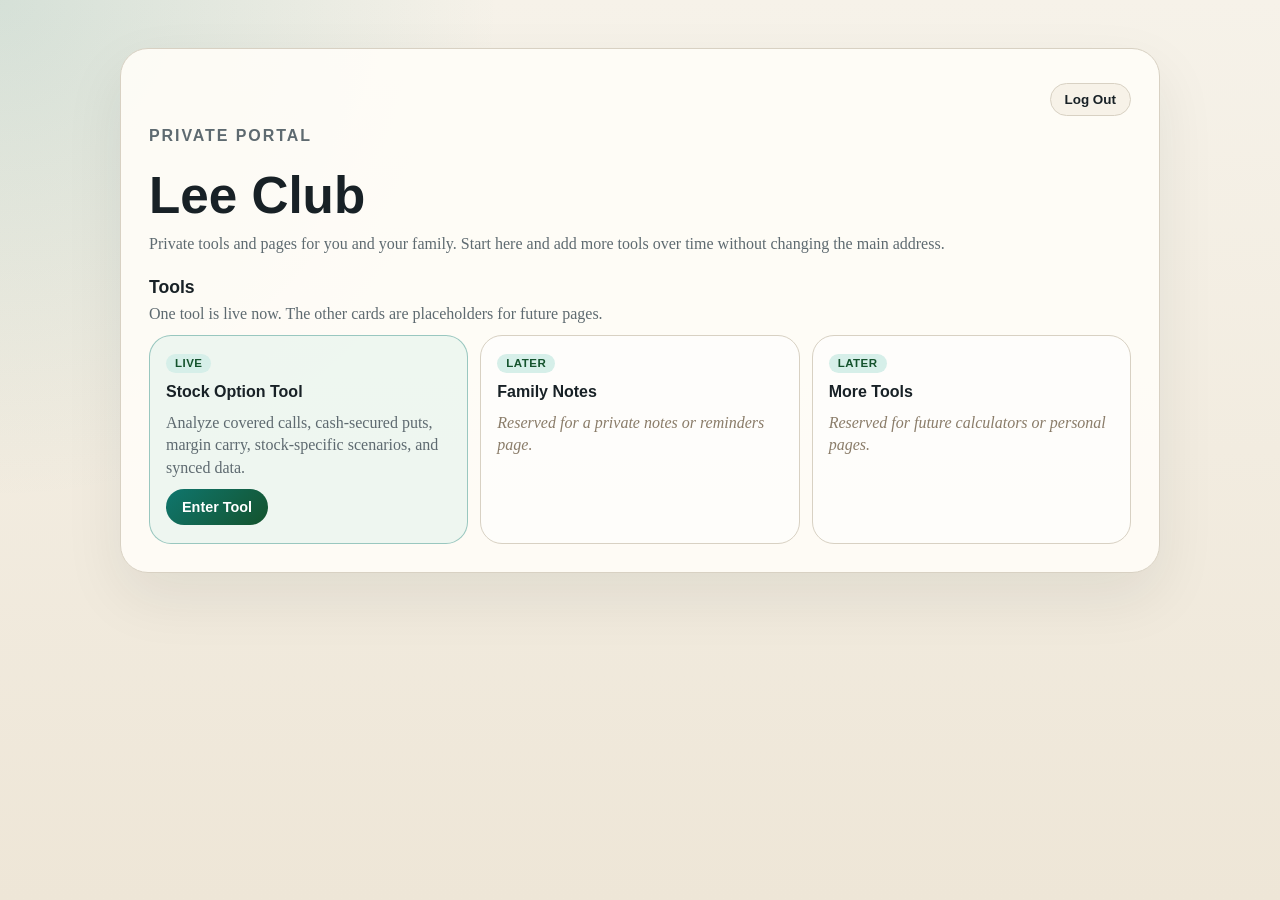
<file: index.html>
<!DOCTYPE html>
<html lang="en">
<head>
  <meta charset="UTF-8">
  <meta name="viewport" content="width=device-width, initial-scale=1.0">
  <title>Lee Club</title>
  <style>
    :root {
      --bg: #f3efe5;
      --panel: rgba(255, 253, 248, 0.92);
      --ink: #182126;
      --muted: #5e6a70;
      --accent: #0f766e;
      --accent-dark: #14532d;
      --accent-soft: #d6efe9;
      --line: #d8d1c3;
      --shadow: 0 24px 60px rgba(24, 33, 38, 0.08);
    }

    * {
      box-sizing: border-box;
    }

    body {
      margin: 0;
      min-height: 100vh;
      padding: 20px;
      font-family: Georgia, "Times New Roman", serif;
      color: var(--ink);
      background:
        radial-gradient(circle at top left, rgba(15, 118, 110, 0.14), transparent 32%),
        linear-gradient(180deg, #f6f2e9 0%, #eee6d7 100%);
    }

    .portal {
      width: min(100%, 1040px);
      margin: 28px auto;
      background: var(--panel);
      border: 1px solid var(--line);
      border-radius: 28px;
      box-shadow: var(--shadow);
      padding: 34px 28px 28px;
    }

    .topbar {
      display: flex;
      justify-content: flex-end;
      margin-bottom: 8px;
    }

    .logout-link {
      display: inline-block;
      padding: 9px 14px;
      border: 1px solid var(--line);
      border-radius: 999px;
      background: #f7f2e8;
      color: var(--ink);
      font: 700 0.84rem/1 "Trebuchet MS", "Segoe UI", sans-serif;
      text-decoration: none;
    }

    h1 {
      margin: 0 0 10px;
      font: 700 clamp(2rem, 4vw, 3.4rem)/1.03 "Trebuchet MS", "Segoe UI", sans-serif;
    }

    .hero {
      margin-bottom: 18px;
    }

    .hero-copy p {
      margin: 0 0 22px;
      color: var(--muted);
      font-size: 1rem;
      line-height: 1.45;
    }

    .tool-card {
      border: 1px solid var(--line);
      border-radius: 22px;
      background: rgba(255, 255, 255, 0.58);
    }

    .tools h2 {
      margin: 0 0 8px;
      font: 700 1.1rem/1.1 "Trebuchet MS", "Segoe UI", sans-serif;
    }

    .tool-card p {
      margin: 0;
      color: var(--muted);
      line-height: 1.4;
    }

    .eyebrow {
      margin: 0 0 8px;
      color: var(--accent);
      font: 700 0.78rem/1 "Trebuchet MS", "Segoe UI", sans-serif;
      letter-spacing: 0.12em;
      text-transform: uppercase;
    }

    .cta {
      display: inline-block;
      padding: 14px 24px;
      border-radius: 999px;
      background: linear-gradient(135deg, var(--accent), var(--accent-dark));
      color: #fff;
      font: 700 1rem/1 "Trebuchet MS", "Segoe UI", sans-serif;
      text-decoration: none;
    }

    .tools {
      margin-top: 8px;
    }

    .tools p.section-copy {
      margin: 0 0 12px;
      color: var(--muted);
    }

    .tool-grid {
      display: grid;
      grid-template-columns: repeat(3, minmax(0, 1fr));
      gap: 12px;
    }

    .tool-card {
      padding: 18px 16px;
      min-height: 152px;
      display: grid;
      align-content: start;
      gap: 10px;
    }

    .tool-card h3 {
      margin: 0;
      font: 700 1rem/1.15 "Trebuchet MS", "Segoe UI", sans-serif;
    }

    .tool-card.is-live {
      background: rgba(214, 239, 233, 0.4);
      border-color: rgba(15, 118, 110, 0.38);
    }

    .tag {
      display: inline-block;
      width: fit-content;
      padding: 4px 9px;
      border-radius: 999px;
      background: var(--accent-soft);
      color: var(--accent-dark);
      font: 700 0.72rem/1 "Trebuchet MS", "Segoe UI", sans-serif;
      letter-spacing: 0.04em;
      text-transform: uppercase;
    }

    .tool-card .placeholder {
      color: #8a7c69;
      font-style: italic;
    }

    .tool-card .cta {
      margin-top: auto;
      justify-self: start;
      padding: 11px 16px;
      font-size: 0.9rem;
    }

    @media (max-width: 820px) {
      .tool-grid {
        grid-template-columns: 1fr;
      }

      .portal {
        padding: 24px 18px 20px;
      }
    }
  </style>
</head>
<body>
  <main class="portal">
    <div class="topbar">
      <a class="logout-link" href="/cdn-cgi/access/logout">Log Out</a>
    </div>

    <section class="hero">
      <div class="hero-copy">
        <p class="eyebrow">Private Portal</p>
        <h1>Lee Club</h1>
        <p>Private tools and pages for you and your family. Start here and add more tools over time without changing the main address.</p>
      </div>
    </section>

    <section class="tools">
      <h2>Tools</h2>
      <p class="section-copy">One tool is live now. The other cards are placeholders for future pages.</p>
      <div class="tool-grid">
        <article class="tool-card is-live">
          <span class="tag">Live</span>
          <h3>Stock Option Tool</h3>
          <p>Analyze covered calls, cash-secured puts, margin carry, stock-specific scenarios, and synced data.</p>
          <a class="cta" href="/stockoption/">Enter Tool</a>
        </article>

        <article class="tool-card">
          <span class="tag">Later</span>
          <h3>Family Notes</h3>
          <p class="placeholder">Reserved for a private notes or reminders page.</p>
        </article>

        <article class="tool-card">
          <span class="tag">Later</span>
          <h3>More Tools</h3>
          <p class="placeholder">Reserved for future calculators or personal pages.</p>
        </article>
      </div>
    </section>
  </main>
</body>
</html>
</file>
